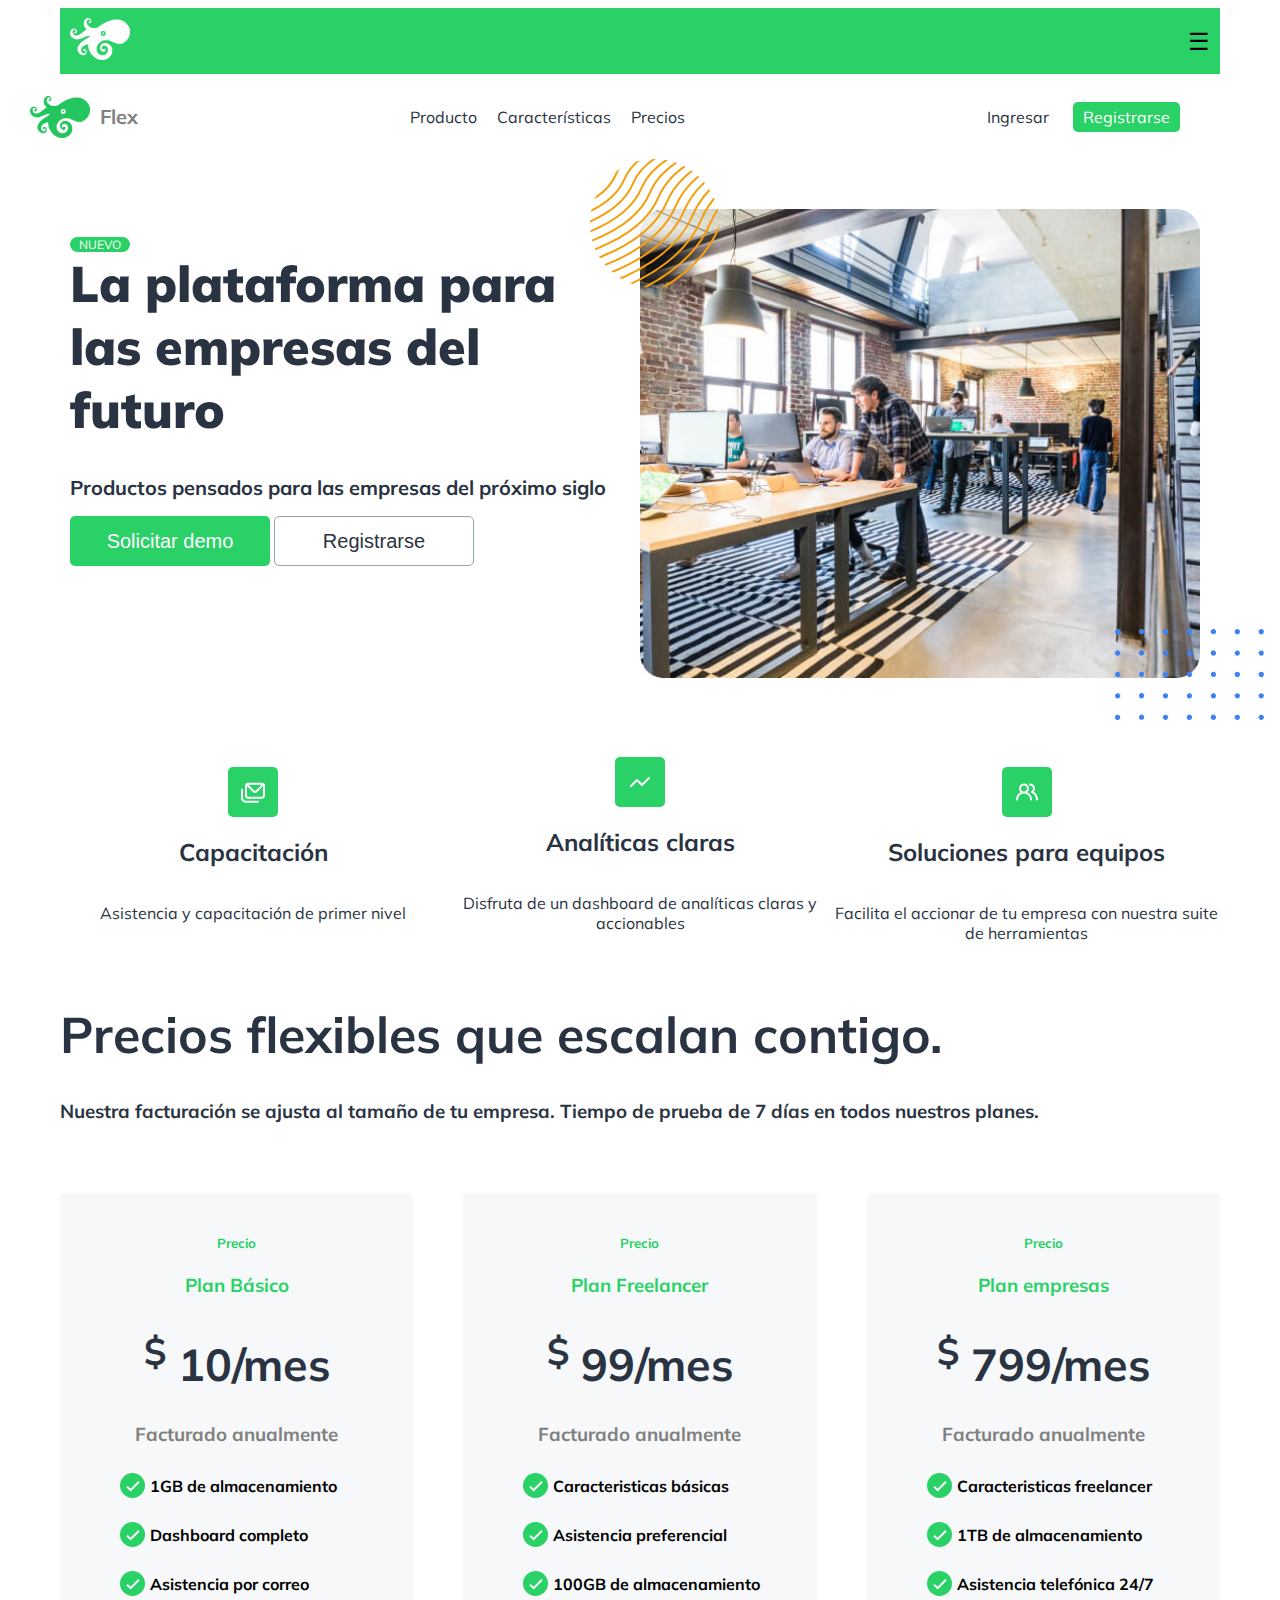
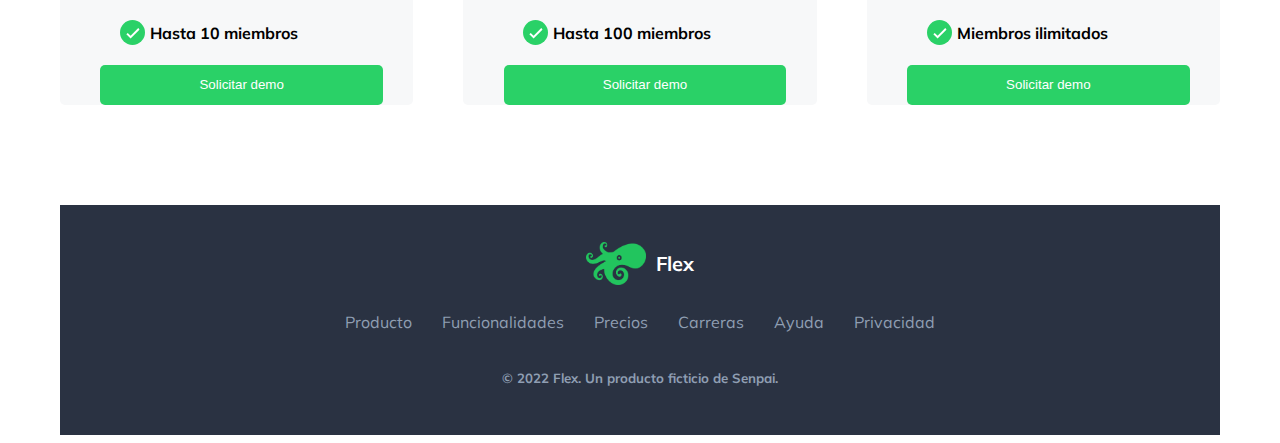
<file: ProyectoInt/index copy.html>
<!DOCTYPE html>
<html lang="en">
  <head>
    <meta charset="UTF-8" />
    <meta name="viewport" content="width=device-width, initial-scale=1.0" />

    <link rel="stylesheet" href="styleuni copy.css" />
    <title>Flex</title>
  </head>
  <body>
    <header class="header">
      <nav class="mobile-nav">
        <div class="mobile-logo">
            <img src="logo-blanco.png" alt="Logo">
        </div>
        <div class="mobile-menu-icon">
            <span>&#9776;</span>
        </div>
        <ul class="mobile-menu">
            <li><a href="#">Producto</a></li>
            <li><a href="#">Caracteristicas</a></li>
            <li><a href="#">Precios</a></li>
            <li><a href="#">Ingresar</a></li>
            <li><a href="#">Registrarse</a></li>
        </ul>
    </nav>
      <div class="menu_bar">
        <a href="#" class="bt-menu"><span class="icon-list2"></span>Menu</a>
      </div>
      <nav class="des_nav">
        <div class="logo">
          <img src="logo-verde.png" alt="Logo" />
          <p>Flex</p>
        </div>
        <ul class="menu_central">
          <li><a href="#">Producto</a></li>
          <li><a href="#">Características</a></li>
          <li><a href="#">Precios</a></li>
        </ul>
        <div class="login">
          <a id="abrirmodal" href="#">Ingresar</a>
          <a href="#">Registrarse</a>
        </div>
      </nav>
      <section class="herocontainer">
        <div class="leftside">
          <p class="nuevo">NUEVO</p>
          <h1 class="herotitle">La plataforma para las empresas del futuro</h1>
          <h2 class="herotitle2">
            Productos pensados para las empresas del próximo siglo
          </h2>
          <div class="buttons">
            <button class="botondemo">Solicitar demo</button>
            <button id="abrirmodal" class="botonreg">Registrarse</button>
          </div>
        </div>
        <div class="rightside">
          <img class="mainimage" src="header.jpg" alt="" />
          <img class="circleimage" src="circle3-yellow.svg" alt="" />
          <img class="dotsimage" src="dots3-blue.svg " alt="" />
        </div>
      </section>
    </header>

    <section class="caracteristicascontainer">
      <div class="caracteristicasmail">
        <div class="iconos">
          <img class="mail-icon" src="mail-icon.svg" alt="" />
        </div>
        <h2>Capacitación</h2>
        <p>Asistencia y capacitación de primer nivel</p>
        <br />
      </div>
      <div class="caracteristicasanalytics">
        <div class="iconos">
          <img src="analytics-icon.svg" alt="" />
        </div>
        <h2>Analíticas claras</h2>
        <p>Disfruta de un dashboard de analíticas claras y accionables</p>
        <br />
      </div>
      <div class="caracteristicaspeople">
        <div class="iconos">
          <img src="people-icon.svg" alt="" />
        </div>
        <h2>Soluciones para equipos</h2>
        <p>
          Facilita el accionar de tu empresa con nuestra suite de herramientas
        </p>
      </div>
    </section>
    <section class="precios">
      <div class="titulo">
        <h1>Precios flexibles que escalan contigo.</h1>
        <h3>
          Nuestra facturación se ajusta al tamaño de tu empresa. Tiempo de
          prueba de 7 días en todos nuestros planes.
        </h3>
      </div>
      <div class="grid_precios">
        <div class="grid_estilos">
          <h5 class="title_green"> Precio </h5>
          <h3 class="title_green">Plan Básico</h3>
          <h1 class="subprice"><sup>$</sup> 10/mes</h1>
          <h3 class="title_grey">Facturado anualmente</h3>
          <h4>
            <svg
              class="checkmark"
              xmlns="http://www.w3.org/2000/svg"
              viewBox="0 0 40 40"
            >
              <path
                class="checkmark__check"
                fill="none"
                d="M14.1 27.2l7.1 7.2 16.7-16.8"
              /></svg
            >1GB de almacenamiento
          </h4>
          <h4>
            <svg
              class="checkmark"
              xmlns="http://www.w3.org/2000/svg"
              viewBox="0 0 40 40"
            >
              <path
                class="checkmark__check"
                fill="none"
                d="M14.1 27.2l7.1 7.2 16.7-16.8"
              /></svg
            >Dashboard completo
          </h4>
          <h4>
            <svg
              class="checkmark"
              xmlns="http://www.w3.org/2000/svg"
              viewBox="0 0 40 40"
            >
              <path
                class="checkmark__check"
                fill="none"
                d="M14.1 27.2l7.1 7.2 16.7-16.8"
              /></svg
            >Asistencia por correo
          </h4>
          <h4>
            <svg
              class="checkmark"
              xmlns="http://www.w3.org/2000/svg"
              viewBox="0 0 40 40"
            >
              <path
                class="checkmark__check"
                fill="none"
                d="M14.1 27.2l7.1 7.2 16.7-16.8"
              /></svg
            >Hasta 10 miembros
          </h4>
          <input class="button_demo" type="button" value="Solicitar demo" />
          <div></div>
        </div>

        <div class="grid_estilos">
          <h5 class="title_green"> Precio </h3>
          <h3 class="title_green">Plan Freelancer</h3>
          <h1 class="subprice"><sup>$</sup> 99/mes</h1>
          <h3 class="title_grey">Facturado anualmente</h3>
          <h4>
            <svg
              class="checkmark"
              xmlns="http://www.w3.org/2000/svg"
              viewBox="0 0 40 40"
            >
              <path
                class="checkmark__check"
                fill="none"
                d="M14.1 27.2l7.1 7.2 16.7-16.8"
              /></svg
            >Caracteristicas básicas
          </h4>
          <h4>
            <svg
              class="checkmark"
              xmlns="http://www.w3.org/2000/svg"
              viewBox="0 0 40 40"
            >
              <path
                class="checkmark__check"
                fill="none"
                d="M14.1 27.2l7.1 7.2 16.7-16.8"
              /></svg
            >Asistencia preferencial
          </h4>
          <h4>
            <svg
              class="checkmark"
              xmlns="http://www.w3.org/2000/svg"
              viewBox="0 0 40 40"
            >
              <path
                class="checkmark__check"
                fill="none"
                d="M14.1 27.2l7.1 7.2 16.7-16.8"
              /></svg
            >100GB de almacenamiento
          </h4>
          <h4>
            <svg
              class="checkmark"
              xmlns="http://www.w3.org/2000/svg"
              viewBox="0 0 40 40"
            >
              <path
                class="checkmark__check"
                fill="none"
                d="M14.1 27.2l7.1 7.2 16.7-16.8"
              /></svg
            >Hasta 100 miembros
          </h4>
          <input class="button_demo" type="button" value="Solicitar demo" />
        </div>

        <div class="grid_estilos">
          <h5 class="title_green"> Precio </h5>
          <h3 class="title_green">Plan empresas</h3>
          <h1 class="subprice"><sup>$</sup> 799/mes</h1>
          <h3 class="title_grey">Facturado anualmente</h3>
          <h4>
            <svg
              class="checkmark"
              xmlns="http://www.w3.org/2000/svg"
              viewBox="0 0 40 40"
            >
              <path
                class="checkmark__check"
                fill="none"
                d="M14.1 27.2l7.1 7.2 16.7-16.8"
              /></svg
            >Caracteristicas freelancer
          </h4>
          <h4>
            <svg
              class="checkmark"
              xmlns="http://www.w3.org/2000/svg"
              viewBox="0 0 40 40"
            >
              <path
                class="checkmark__check"
                fill="none"
                d="M14.1 27.2l7.1 7.2 16.7-16.8"
              /></svg
            >1TB de almacenamiento
          </h4>
          <h4>
            <svg
              class="checkmark"
              xmlns="http://www.w3.org/2000/svg"
              viewBox="0 0 40 40"
            >
              <path
                class="checkmark__check"
                fill="none"
                d="M14.1 27.2l7.1 7.2 16.7-16.8"
              /></svg
            >Asistencia telefónica 24/7
          </h4>
          <h4>
            <svg
              class="checkmark"
              xmlns="http://www.w3.org/2000/svg"
              viewBox="0 0 40 40"
            >
              <path
                class="checkmark__check"
                fill="none"
                d="M14.1 27.2l7.1 7.2 16.7-16.8"
              /></svg
            >Miembros ilimitados
          </h4>
          <input class="button_demo" type="button" value="Solicitar demo" />
        </div>
      </div>
    </section>

    <section class="footer">
      <div class="logo_white">
        <img src="logo-verde.png" alt="Logo" />
        <p style="color: white">Flex</p>
      </div>
      <ul class="menu_footer">
        <li><a href="#">Producto</a></li>
        <li><a href="#">Funcionalidades</a></li>
        <li><a href="#">Precios</a></li>
        <li><a href="#">Carreras</a></li>
        <li><a href="#">Ayuda</a></li>
        <li><a href="#">Privacidad</a></li>
      </ul>
      <div>
        <h5>© 2022 Flex. Un producto ficticio de Senpai.</h5>
      </div>
    </section>

    <section id="form_pop">
      <span id="cerrarModal" class="cerrar">&times;</span>
      <div>
        <div class="textomodal">
          <img class="logomodal" src="logo-verde.png" alt="" />
          <h1>Ingresa a tu cuenta</h1>
          <h2>y empieza a conseguir resultados</h2>
        </div>
        <div class="formdiv">
          <form class="formstyle" action="">
            <div class="inpcont">
              <label for="correo">Correo</label>
              <input id="emailmodal" type="text" />
              <label for="contraseña">Contraseña</label>
              <input type="password" />
            </div>
            <div class="checkboxarea">
              <div class="recordarcheck">
                <input type="checkbox" name="recordar" id="recordarbox" />
                <label for="recordar">Recordarme</label>
              </div>
              <div>
                <a class="linkcheck" href="">Olvidé mi contraseña</a>
              </div>
            </div>

            <button class="Ingresar">Ingresar</button>
          </form>
          <div class="linkreg">
            <p>¿Aún no tienes cuenta? <a href="">Registrate</a></p>
          </div>
        </div>
      </div>
    </section>
   

    <script src="app.js"></script>

  </body>
</html>
</file>
<file: ProyectoInt/styleuni copy.css>
@import url("https://fonts.googleapis.com/css2?family=Mulish:wght@400;700;900&display=swap");

nav {
    background-color: white;
    display: flex;
    justify-content: space-between;
    align-items: center;
    padding: 10px;
}
body{
    margin-left: 60px;
    margin-right: 60px;
    font-family: "Mulish", sans-serif;
}

.logo {
    display: flex;
    align-items: center; 
    margin-left: -40px;
}

.logo :last-child {
    color: gray;
    font-weight: bold;
    font-size: 20px;
}

.logo img {
    width: 60px;
    margin-right: 10px;
}

.login {
  margin-right: 30px;
}
.menu_central {
    list-style-type: none;
    display: flex;
    margin: 0;
    padding: 0;
    color: #2A3342;
}

.menu_central li {
    margin-right: 20px;
}

.menu_central li a {
    text-decoration: none; 
    color: #2A3342; 
}

.ingresar-registrarse {
  display: flex;
  align-items: center;
  margin-right: 30px;
}

.login a:last-child {
    color: white;
    padding: 5px 10px;
    text-decoration: none;
    border-radius: 5px;
    margin-left: 10px;
    background-color: #2AD167;
}

.login a:first-child {
    color: #2A3342; 
    text-decoration: none; 
    background-color: white; 
    padding: 5px 10px;
    border-radius: 5px;
}

.titulo h1{
    font-size: 50px;
    color: #2A3342;
}

.titulo h3{
    color: #2A3342;
}

.grid_precios{
   display: grid;
   grid-template-columns: 1fr 1fr 1fr ;
   gap: 50px;
   border-radius: 7px;
   /*height: 30rem;*/
   max-width: 110rem;
   text-align: center;
   margin-top: 70px;
}
.grid_precios h4{
    text-align: left;
    margin-left: 50px;
}

.grid_estilos{
    background-color: #F7F8F9;
    border-radius: 5px;
    padding-top: 20px;
}

.title_green{
    color:#2AD167
}

.subprice{
    font-size: 280%;
    color: #2A3342;
}

.title_grey{
    color: gray;
}

.checkmark {
    width: 20px;
    height: 20px;
    border-radius: 50%;
    stroke-width: 4;
    stroke: white;
    background:#2AD167;
    padding: 0px 5px 5px 0px;
    margin: 5px 5px -6px 10px;
  }

.button_demo{
    color: white;
    padding: 5px 10px;
    text-decoration: none;
    border-radius: 5px;
    margin-left: 10px;
    background-color: #2AD167;
    width: 80%;
    height: 40px;
    border: none;
    cursor: pointer;
}

.footer{
    margin-top: 50px;
    width: 100%; 
    height: 230px; 
    background-color: #2A3242;
   
}

.logo_white{
    display: flex;
    align-items: center;
    
}
.logo_white img{
    width: 60px;
    margin-right: 10px; 
}

.logo_white :last-child{
    color: gray;
    font-weight: bold;
    font-size: 20px;
}
.footer{
    display: flex;
    flex-direction: column;
    justify-content: center; 
    align-items: center; 
    margin-top: 100px;
   
}
.menu_footer {
    list-style: none;
    display: flex;
    justify-content: center;
    align-items: center;
    padding: 0;
  }
  
  .menu_footer li {
    margin: 0 15px; 
  }
  
  .menu_footer a {
    text-decoration: none;
    color: #8F9EB2; 
  }

  .footer h5{
    color: #8F9EB2;
  }

  .menu_bar {
	display:none;
}

.mobile-nav {
    background-color: #2AD167;
    display: flex;
    align-items: center;
    justify-content: space-between;
    padding: 10px;
    
}

.mobile-logo img {
    width: 60px; 
}

.mobile-menu-icon {
    font-size: 24px; 
    cursor: pointer;
}

.mobile-menu {
    list-style: none;
    display: none;
     
}

.mobile-menu li {
    margin-right: 20px;
}

.mobile-menu a {
    text-decoration: none;
    color: #2A3342;
}


.mobile-nav.active .mobile-menu {
    display: flex;
    flex-direction: column;
    align-items: center;
}

/* --------------- Estilos del Hero y sección Caracteristicas (Pablo) ------------- */

  .herocontainer {
    display: flex;
    justify-content: space-between;
    align-items: center;
    margin-right: 30px;
    margin-left: 30px;
    color: #2a3342;
  }
  .herotitle {
    font-size: 50px;
    margin-top: 0px;
    text-align: left;
    font-weight: 900;
  }
  .leftside {
    width: 50%;
    margin-left: -20px;
    margin-top: -50px;
  }
  .rightside {
    width: 50%;
    position: relative;
    margin-top: 50px;
  }
  .mainimage {
    width: 560px;
    margin-top: 0px;
  }
  
  .circleimage {
    position: absolute;
    top: -50px;
    left: -50px;
  }
  
  .dotsimage {
    position: absolute;
    left: 475px;
    top: 420px;
  }
  
  .herotitle2 {
    font-size: 20px;
    margin-top: 20px;
    text-align: left;
  }
  .caracteristicascontainer {
    display: flex;
    align-items: center;
    justify-content: space-evenly;
    margin-top: 75px;
    color: #2a3342;
  }
  .caracteristicasmail {
    text-align: center;
    display: flex;
    flex-direction: column;
    align-items: center;
    flex: 1;
  }
  .caracteristicasanalytics {
    text-align: center;
    display: flex;
    flex-direction: column;
    align-items: center;
    flex: 1;
  }
  .caracteristicaspeople {
    text-align: center;
    display: flex;
    flex-direction: column;
    align-items: center;
    flex: 1;
  }
  .iconos {
    background-color: #2ad167;
    width: 50px;
    height: 50px;
    border-radius: 5px;
    display: grid;
    place-items: center;
  }
  .mail-icon {
    fill: white;
  }
  .buttons {
    margin-left: -10px;
  }
  .botondemo {
    color: white;
    padding: 5px 10px;
    text-decoration: none;
    border-radius: 5px;
    margin-left: 10px;
    background-color: #2ad167;
    border: none;
    width: 200px;
    height: 50px;
    font-size: 20px;
    cursor: pointer;
  }
  
  .botonreg {
    color: #2a3342;
    text-decoration: none;
    background-color: white;
    padding: 5px 10px;
    border-radius: 5px;
    border: 1px solid #93a1b6;
    width: 200px;
    height: 50px;
    font-size: 20px;
    cursor: pointer;
  }
  .nuevo {
    background-color: #2ad167;
    border-radius: 10px;
    font-size: 12px;
    width: 60px;
    text-align: center;
    margin-bottom: 0px;
    color: white;
    font-size: bold;
  }
  /* ---------------- Media Query para celulares ---------------- */
  @media (max-width:390px){
    .des_nav{
        display: none;
    }
    .caracteristicascontainer{
        flex-direction: column;
    }
    .herocontainer{
        flex-direction: column;

    }
    .herotitle{
        font-size: 0.5rem;
    }

    .grid_precios{
        grid-template-columns: 1fr;
        width: 100%;
    }
    .footer{
        flex-direction: column;
        align-items: center;
        width: 100%;
        margin: none;
    }
    body{
        margin-left: 0px;
        margin-right: 0px;
    }
    .menu_footer{
        align-items: center;
        font-size: 0.7rem;
    }
    .menu_footer li {
        margin: 0 05px; 
      }
}

/*
---------------  Estilos del modal ----------------
*/
input {
  border-radius: 5px;
  height: 50px;
  border: 0px;
  padding: 0px;
}
a {
  color: #2ad167;
}

#form_pop {
  display: none;
  max-width: 600px;
  margin: 0 auto;
  text-align: center;
  background-color: #2a3242;
  justify-content: center;
}
.textomodal{
    padding-top: 10px;
}
.inpcont {
  width: 80%;
}

.formdiv {
  text-align: center;
}
.formstyle {
  display: flex;
  justify-content: center;
  align-items: center;
  flex-direction: column;
}

.form-group {
  margin-bottom: 20px;
}

label {
  display: block;
  text-align: left;
  margin-top: 5px;
  margin-bottom: 5px;
  color: white;
}
.checkboxarea {
  display: flex;
  justify-content: space-between;
  width: 80%;
}

.linkcheck {
  display: flex;
  align-items: center;
  height: 50px;
}
.recordarcheck {
  display: flex;
  align-items: center;
  height: 50px;
}
#recordarbox {
  border-radius: 5px;
}

input[type="text"],
input[type="password"] {
  width: 100%;
}
.logomodal {
  width: 60px;

  align-items: center;
}
.Ingresar {
  border-radius: 10px;
  color: white;
  padding: 5px 10px;
  text-decoration: none;
  border-radius: 5px;
  background-color: #2ad167;
  border: none;
  width: 80%;
  height: 50px;
  font-size: 20px;
  cursor: pointer;
}
.linkreg {
  color: white;
  padding-bottom: 10px;
}
/*.cerrarmodal{
    position: relative;
    color: #aaa;
    float: right;
    font-size: 28px;
    font-weight: bold;
}*/
#cerrarModal {
    position: relative;
    top: 10px; 
    right: -270px; 
    cursor: pointer; 
    color: white;
    font-size: 28px;
    font-weight: bold;
  }
</file>
